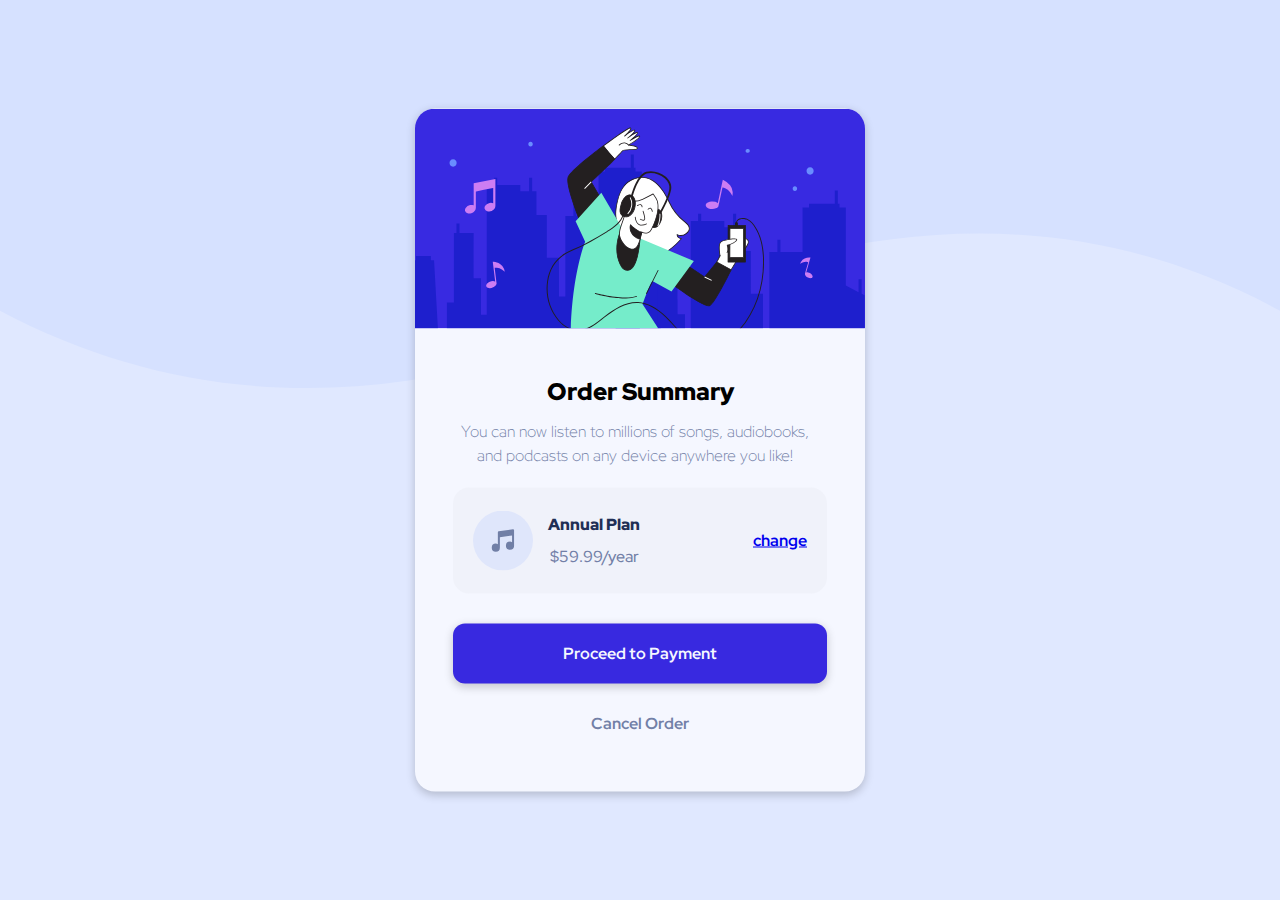
<file: index.html>
<!DOCTYPE html>
<html lang="en">
  <head>
    <meta charset="UTF-8" />
    <meta name="viewport" content="width=device-width, initial-scale=1.0" />
    <!-- displays site properly based on user's device -->

    <link
      rel="icon"
      type="image/png"
      sizes="32x32"
      href="./images/favicon-32x32.png"
    />

    <title>Frontend Mentor | Order summary card</title>

    <!-- Feel free to remove these styles or customise in your own stylesheet 👍 -->
    <link rel="stylesheet" href="index.css" />
  </head>
  <body>
    <div class="card text-size">
      <img class="image-size" src="images/illustration-hero.svg" alt="" />
      <div class="container-margin">
        <h2 class="order">Order Summary</h2>
        <h5 class="order-context">
          You can now listen to millions of songs, audiobooks, and podcasts on
          any device anywhere you like!
        </h5>

        <div class="price-container">
          <div class="music-price-container">
            <img class="icon-size" src="images/icon-music.svg" />
            <div class="annual-price-container">
              <div class="annual-plan">Annual Plan</div>
              <div class="annual-price">$59.99/year</div>
            </div>
          </div>
          <a href="#" class="change-text">change</a>
        </div>

        <div class="btn-container">
          <button class="btn proceed-btn text-size">Proceed to Payment</button>
          <button class="text-size btn cancel-btn text-Desaturated-blue">
            Cancel Order
          </button>
        </div>
      </div>
    </div>
  </body>
</html>
</file>
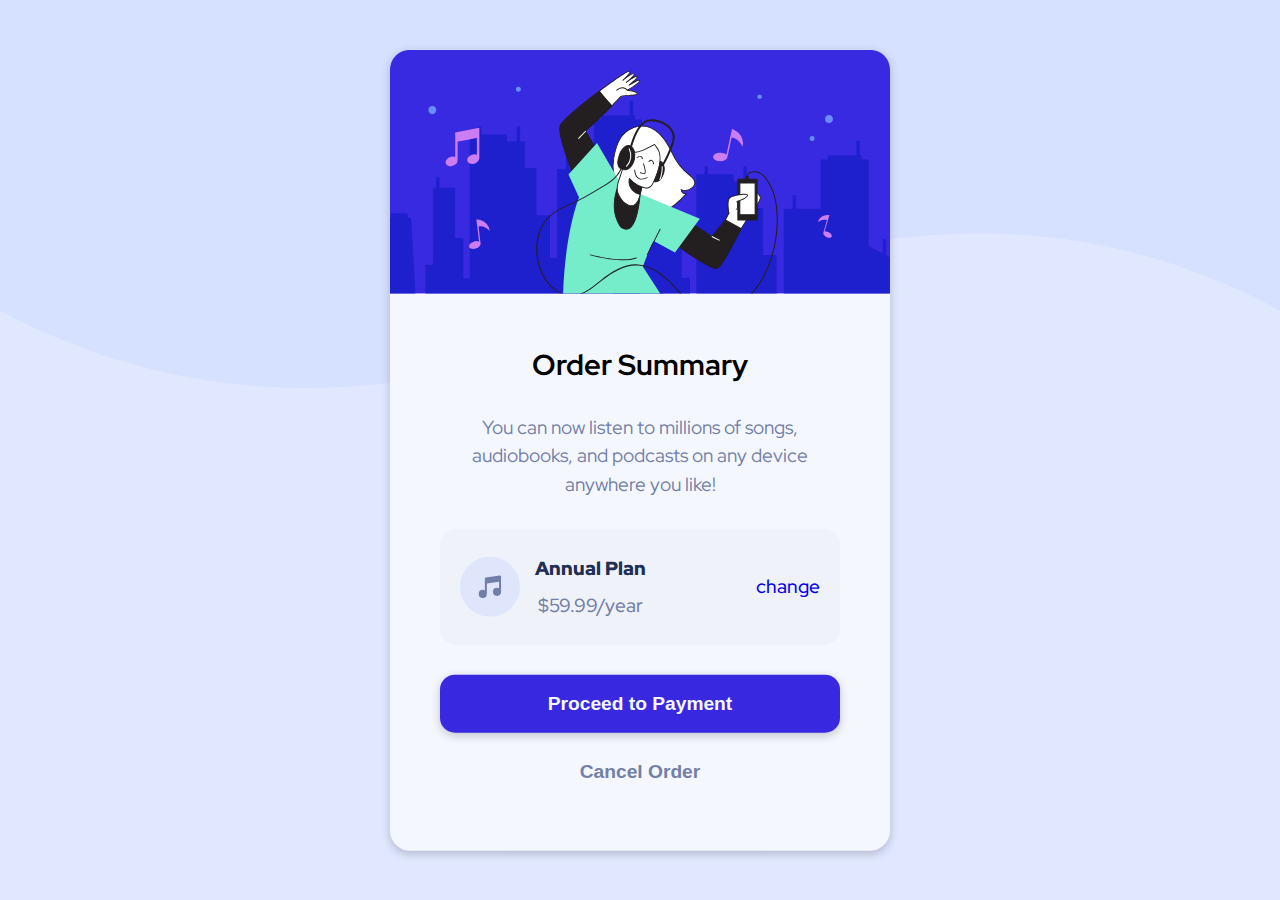
<file: ScoreApp/index.html>
<!DOCTYPE html>
<html lang="en">
  <head>
    <meta charset="UTF-8" />
    <meta name="viewport" content="width=device-width, initial-scale=1.0" />
    <!-- displays site properly based on user's device -->

    <link
      rel="icon"
      type="image/png"
      sizes="32x32"
      href="./images/favicon-32x32.png"
    />

    <title>Frontend Mentor | Order summary card</title>

    <!-- Feel free to remove these styles or customise in your own stylesheet 👍 -->
    <link rel="stylesheet" href="index.css" />
  </head>
  <body>
    <div class="center text-size">
      <img class="image-size" src="images/illustration-hero.svg" alt="" />
      <div class="container-margin">
        <h2 class="order">Order Summary</h2>
        <h4 class="order-context">
          You can now listen to millions of songs, audiobooks, and podcasts on
          any device anywhere you like!
        </h4>

        <div class="price-container">
          <div class="music-price-container">
            <img class="icon-size" src="images/icon-music.svg" />
            <div class="annual-price-container">
              <div class="annual-plan">Annual Plan</div>
              <div class="annual-price">$59.99/year</div>
            </div>
          </div>
          <a href="#" class="change-text">change</a>
        </div>
        
        <div class="btn-container">
          <button class="btn proceed-btn text-size">Proceed to Payment</button>
          <button class="text-size btn cancel-btn text-Desaturated-blue">
            Cancel Order
          </button>
        </div>
      </div>
    </div>
  </body>
</html>
</file>
<file: index.css>
@import url("https://fonts.googleapis.com/css2?family=Red+Hat+Display:wght@500;700;900&display=swap");
* {
  margin: 0;
  padding: 0;
  text-align: center;
  line-height: 1.5;
  font-family: "Red Hat Display", sans-serif;
}
:root {
  /* color*/
  --Very-pale-blue: hsl(225, 100%, 98%);
  --Desaturated-blue: hsl(224, 23%, 55%);
  --Dark-blue: hsl(223, 47%, 23%);
  --Pale-blue: hsl(225, 100%, 94%);
  --Bright-blue: hsl(245, 75%, 52%);
}
.text-Desaturated-blue {
  color: var(--Desaturated-blue);
}
.text-size {
  font-size: 16px;
}
.text-Dark-blue {
  color: var(--Dark-blue);
}
body {
  height: 100vh;
  width: 100%;
  background-color: var(--Pale-blue);
  background-image: url("images/pattern-background-desktop.svg");
  background-repeat: no-repeat;
  background-size: contain;
  background-position: top;
}

.card {
  background-color: hsl(225, 100%, 98%);
  width: 450px;
  /* display: flex;
  justify-content: center;
  align-content: center;
  flex-direction: column; */
  box-shadow: 0 3px 10px rgb(0 0 0 / 0.2);
  position: absolute;
  left: 50%;
  top: 50%;
  transform: translate(-50%, -50%);
  border-radius: 20px;
}

.image-size {
  width: 100%;
  object-fit: contain;
  border-radius: 20px 20px 0 0;
}

h2 {
  font-weight: 900;
}
h5 {
  margin: 10px 10px 20px 0px;
  font-size: inherit;
  font-weight: 100;
  color: var(--Desaturated-blue);
}

.music-price-container {
  display: flex;
  align-items: center;
}
.annual-price-container {
  padding: 15px;
}
.annual-plan {
  margin-bottom: 8px;
  color: var(--Dark-blue);
  font-weight: 900;
}
.annual-price {
  font-weight: 500;
  color: var(--Desaturated-blue);
}
.icon-size {
  width: 60px;
}
.change-text {
  margin-top: auto;
  margin-bottom: auto;
  font-weight: 700;
}
.price-container {
  background-color: rgba(128, 128, 128, 0.044);
  display: flex;
  border-radius: 16px;
  justify-content: space-between;
  /* margin: 30px 0px 40px 0px; */
  padding: 10px 20px;
}

.btn-container {
  display: flex;
  flex-direction: column;
  justify-content: center;
  align-content: center;
}
.btn {
  padding: 18px;
  border-radius: 12px;
  border: none;
  font-weight: 700;
}
.proceed-btn {
  margin-bottom: 10px;
  margin-top: 30px;
  background-color: var(--Bright-blue);
  box-shadow: 0 3px 10px rgba(0, 0, 0, 0.2);
  color: var(--Very-pale-blue);
}
.cancel-btn {
  background-color: transparent;
}
.container-margin {
  margin: 38px;
}

/*========= Hover ========== */
.cancel-btn:hover {
  color: var(--Dark-blue);
}
.proceed-btn:hover {
  opacity: 0.7;
}
a:hover {
  text-decoration: none;
  opacity: 0.7;
}

@media screen and (max-width: 500px) {
  .card {
    width: 90%;
  }
  .container-margin {
    margin: 10px;
  }
  .proceed-btn {
    margin-bottom: 10px;
  }
  .btn {
    margin: 7px 10px;
  }
  .price-container {
    margin: 10px 10px;
    padding: 0px 15px;
  }
  h5 {
    margin: 25px;
    font-weight: 300;
  }
  .icon-size {
    width: 50px;
  }
  .text-size {
    font-size: 1rem;
  }
  .text-size h2 {
    font-size: 1.5rem;
  }
}

/* ### Primary

hsl(225, 100%, 94%)
hsl(245, 75%, 52%)

### Neutral

- Very pale blue: hsl(225, 100%, 98%)
- Desaturated blue: hsl(224, 23%, 55%)
- Dark blue: hsl(223, 47%, 23%) */
</file>
<file: ScoreApp/index.css>
@import url("https://fonts.googleapis.com/css2?family=Red+Hat+Display:wght@500;700;900&display=swap");
* {
  margin: 0;
  padding: 0;
  text-decoration: none;
}
:root {
  /* color*/
  --Very-pale-blue: hsl(225, 100%, 98%);
  --Desaturated-blue: hsl(224, 23%, 55%);
  --Dark-blue: hsl(223, 47%, 23%);
  --Pale-blue: hsl(225, 100%, 94%);
  --Bright-blue: hsl(245, 75%, 52%);
}
.text-Desaturated-blue {
  color: var(--Desaturated-blue);
}
.text-size {
  font-size: 1.2rem;
}
.text-Dark-blue {
  color: var(--Dark-blue);
}
body {
  font-family: "Red Hat Display", sans-serif;
  text-align: center;
  line-height: 1.5;
  background-color: var(--Pale-blue);
  background-image: url("images/pattern-background-desktop.svg");
  background-repeat: no-repeat;
  background-size: cover;
}

.center {
  background-color: hsl(225, 100%, 98%);
  width: 500px;
  display: flex;
  justify-content: center;
  align-content: center;
  flex-direction: column;
  box-shadow: 0 3px 10px rgb(0 0 0 / 0.2);
  position: absolute;
  left: 50%;
  top: 50%;
  transform: translate(-50%, -50%);
  border-radius: 20px;
}

.image-size {
  width: 100%;
  object-fit: contain;
  border-radius: 20px 20px 0 0;
}

h2 {
  font-weight: 700;
}
h4 {
  margin: 25px 10px;
  font-weight: 400;
  color: var(--Desaturated-blue);
}

.price-container {
  background-color: rgba(128, 128, 128, 0.044);
  display: flex;
  border-radius: 16px;
  justify-content: space-between;
  margin: 30px 0;
  padding: 10px 20px;
}

.music-price-container {
  display: flex;
  align-items: center;
}
.annual-price-container {
  padding: 15px;
}
.annual-plan {
  margin-bottom: 8px;
  color: var(--Dark-blue);
  font-weight: 900;
}
.annual-price {
  font-weight: 500;
  color: var(--Desaturated-blue);
}
.icon-size {
  width: 60px;
  /* padding-left: 20px; */
  /* position: relative;
  top: 30px; */
}
.change-text {
  margin-top: auto;
  margin-bottom: auto;
  font-weight: 500;
}

.btn-container {
  display: flex;
  flex-direction: column;
  justify-content: center;
  align-content: center;
}
.btn {
  padding: 18px;
  border-radius: 15px;
  border: none;
}
.proceed-btn {
  margin-bottom: 10px;
  background-color: var(--Bright-blue);
  box-shadow: 0 3px 10px rgba(0, 0, 0, 0.2);
  color: var(--Very-pale-blue);
  font-weight: 700;
}
.cancel-btn {
  font-weight: 700;
  background-color: transparent;
}
.container-margin {
  margin: 50px;
}

/*========= Hover ========== */
.cancel-btn:hover {
  color: var(--Dark-blue);
  font-weight: 900;
}
.proceed-btn:hover {
  opacity: 0.7;
  font-weight: 900;
}
a:hover {
  text-decoration: none;
  opacity: 0.7;
}

@media screen and (max-width: 500px) {
  .container-margin {
    margin: 25px;
  }
  .center {
    width: 90%;
  }
  .icon-size {
    width: 50px;
  }
  .text-size {
    font-size: 1rem;
  }
}

/* ### Primary

hsl(225, 100%, 94%)
hsl(245, 75%, 52%)

### Neutral

- Very pale blue: hsl(225, 100%, 98%)
- Desaturated blue: hsl(224, 23%, 55%)
- Dark blue: hsl(223, 47%, 23%) */
</file>
